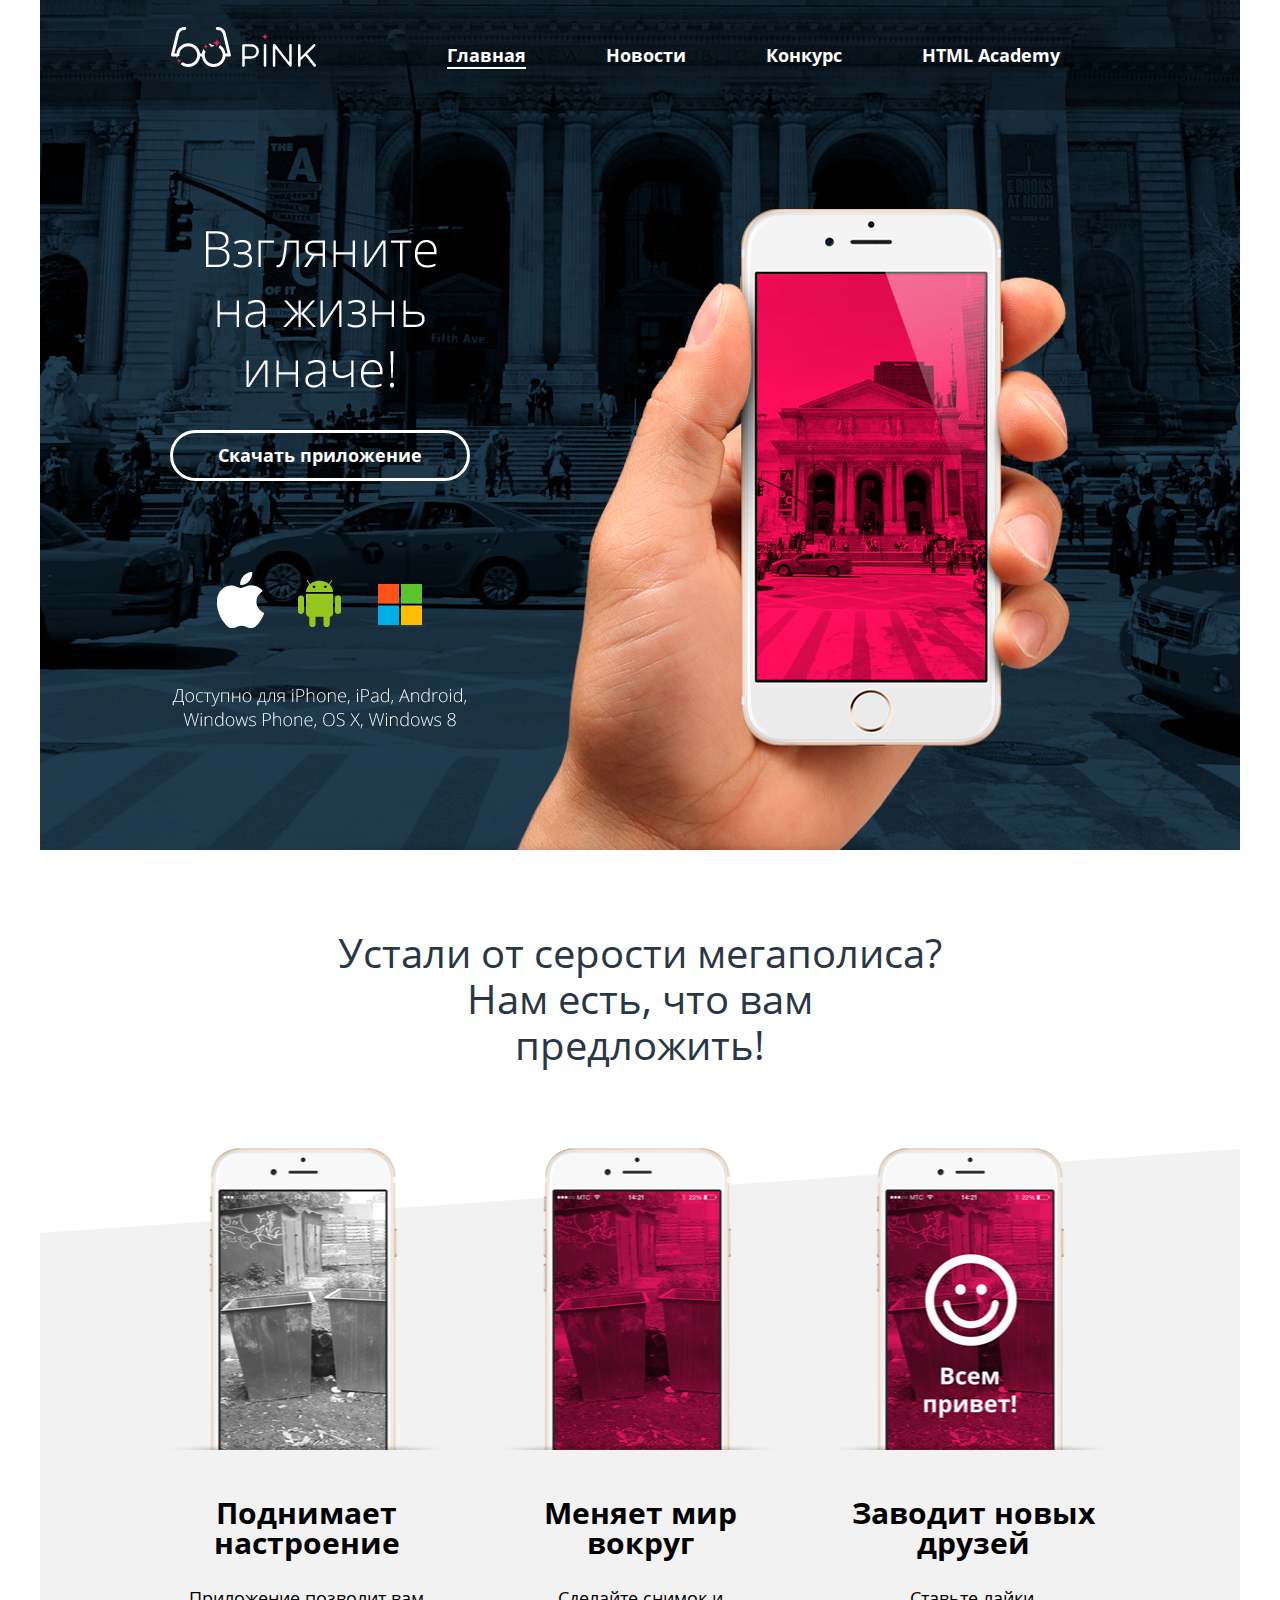
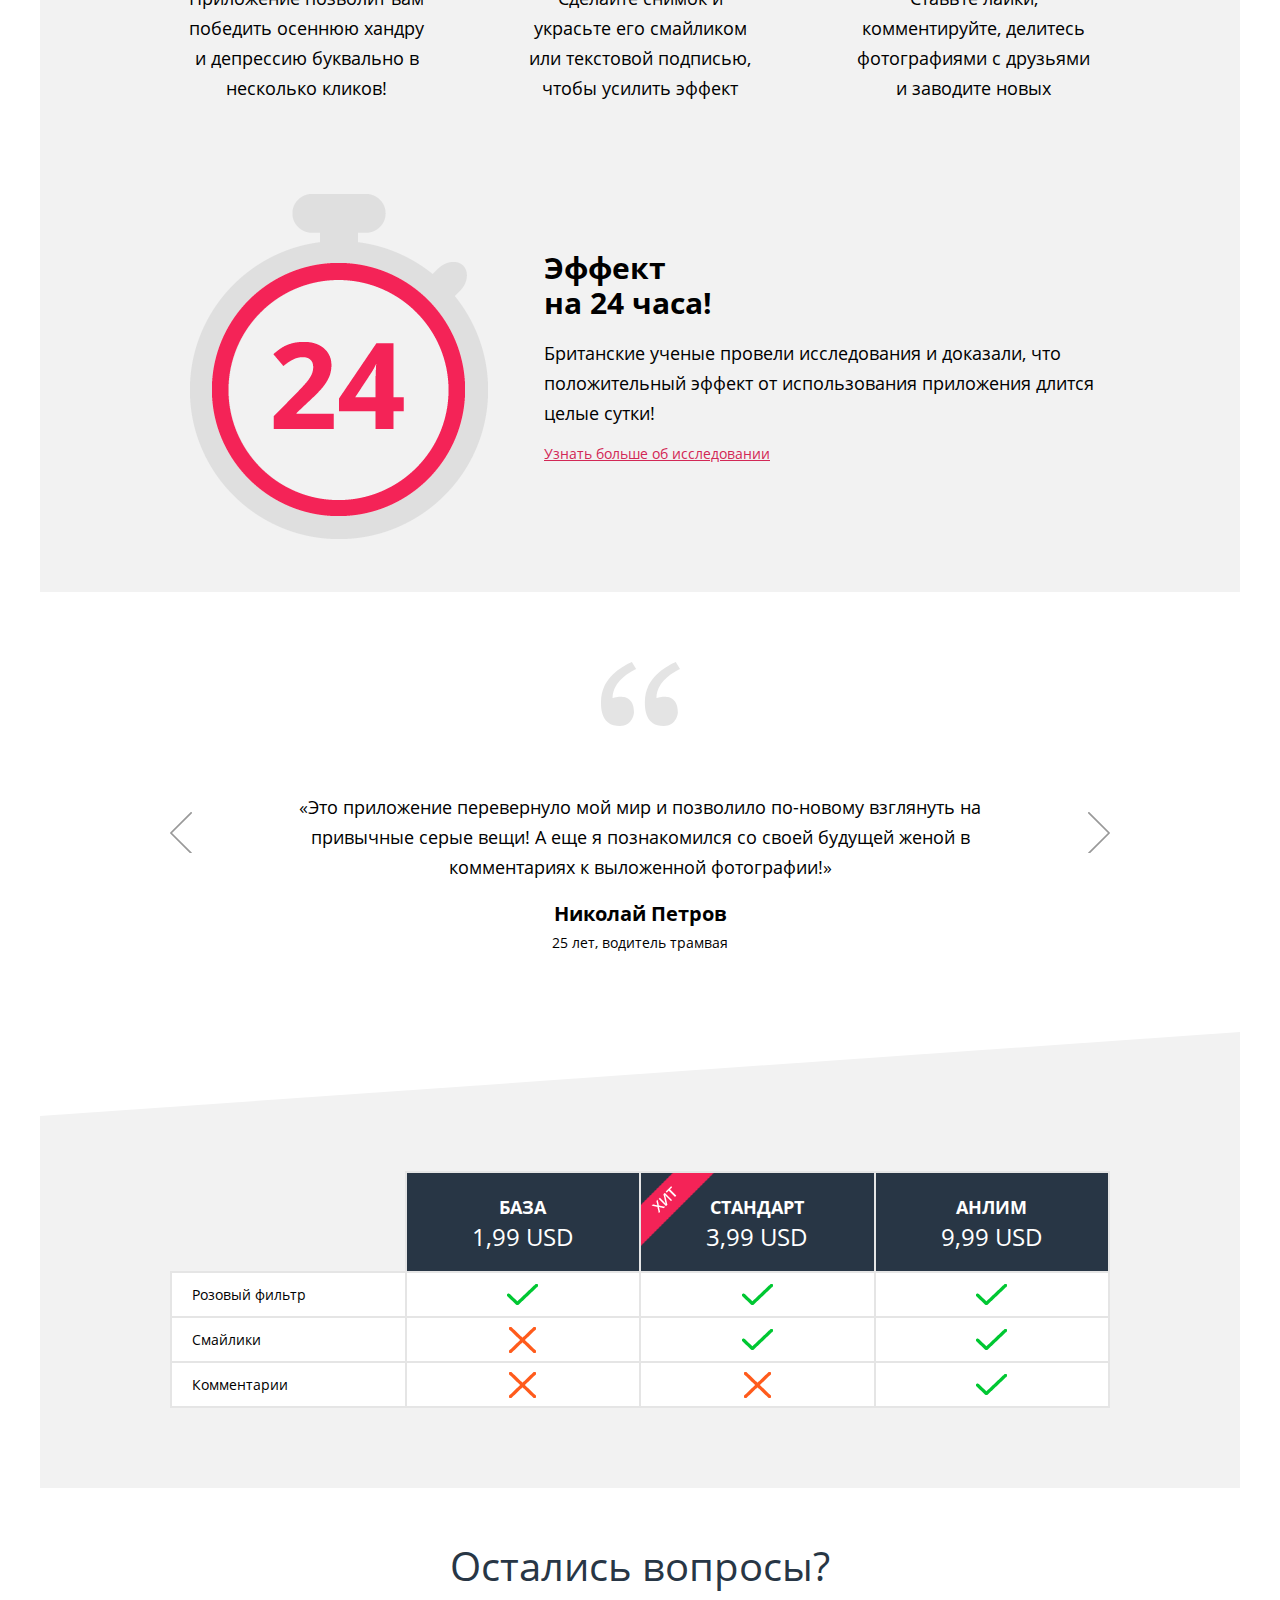
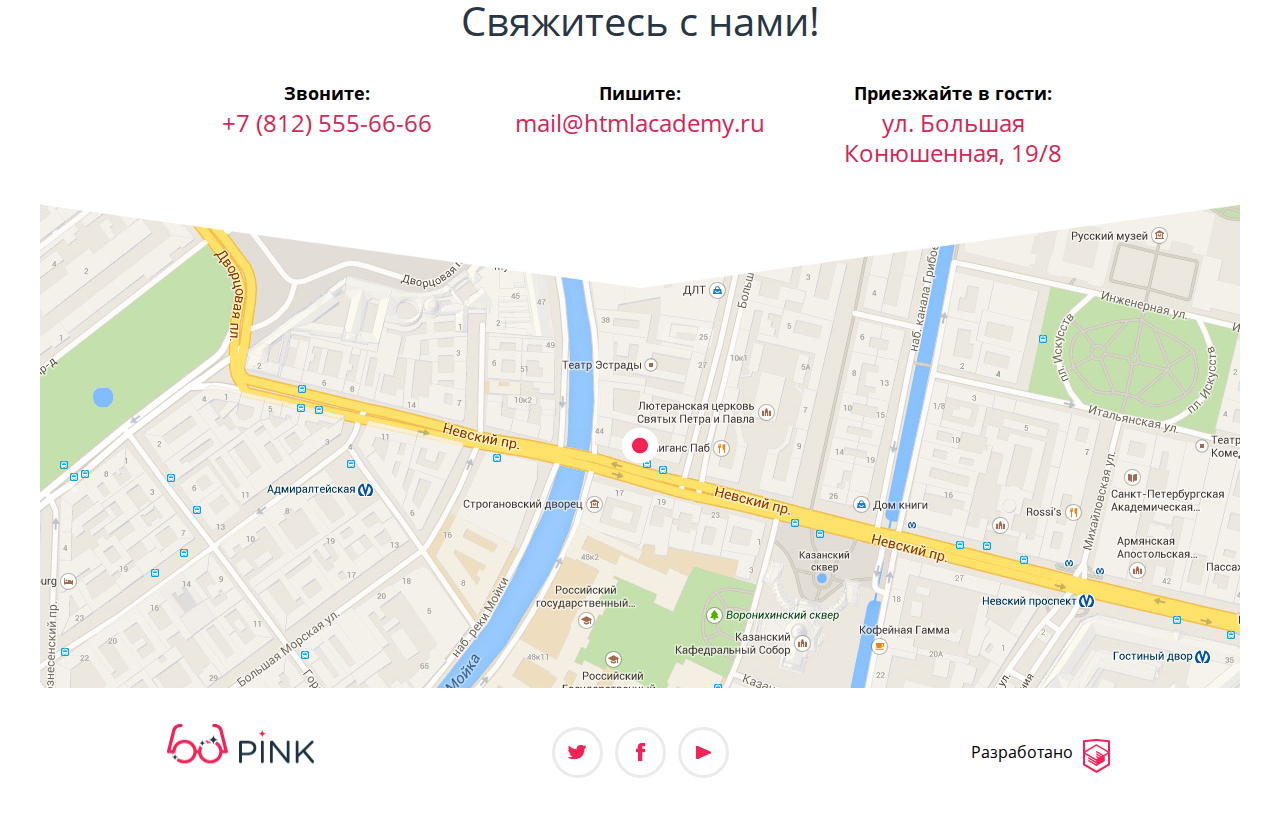
<file: pink/index.html>
<!DOCTYPE html>
<html lang="ru">

<head>
    <title>Pink</title>
    <meta name="viewport" content="width=device-width, initial-scale=1.0">
    <link rel="stylesheet" href="assets/css/normalize.css">
    <link rel="stylesheet" href="assets/css/style.css">
</head>

<body>
    <header class="main-header">
        <a class="main-header-site-link" href="#">
            <picture>
                <source media="(min-width: 1200px)" srcset="assets/img/logo-pink-white-desktop.svg">
                <source media="(min-width: 768px)" srcset="assets/img/logo-pink-white-tablet.svg">
                <img class="site-logo" src="assets/img/logo-pink-white-mobile.svg" width="75" height="22">
            </picture>
        </a>
        <input type="checkbox" class="main-nav-opener-checkbox" id="main-nav-opener-checkbox">
        <label class="main-nav-opener" for="main-nav-opener-checkbox">Открыть меню</label>
        <ul class="main-nav-list">
            <li class="main-nav-item">
                <a class="main-nav-link main-nav-active-link" href="#">Главная</a>
            </li>
            <li class="main-nav-item">
                <a class="main-nav-link" href="#">Новости</a>
            </li>
            <li class="main-nav-item">
                <a class="main-nav-link" href="#">Конкурс</a>
            </li>
            <li class="main-nav-item">
                <a class="main-nav-link" href="#">HTML Academy</a>
            </li>
        </ul>
    </header>
    <main>
        <section class="application">
            <a class="application-download" href="#">Скачать приложение</a>
            <p class="application-os">Доступно для iPhone, iPad, Android, Windows Phone, OS X, Windows 8</p>
        </section>
        <section class="introduction">
            <h2>Устали от серости мегаполиса?</h2>
            <h2>Нам есть, что вам<br>предложить!</h2>
        </section>
        <section class="possibilities">
            <div class="possibility phone-screen-1">
                <h3>Поднимает настроение</h3>
                <p>Приложение позволит вам победить осеннюю хандру и депрессию буквально в несколько кликов!</p>
            </div>
            <div class="possibility phone-screen-2">
                <h3>Меняет мир вокруг</h3>
                <p>Сделайте снимок и украсьте его смайликом или текстовой подписью, чтобы усилить эффект</p>
            </div>
            <div class="possibility phone-screen-3">
                <h3>Заводит новых друзей</h3>
                <p>Ставьте лайки, комментируйте, делитесь фотографиями с друзьями и заводите новых</p>
            </div>
        </section>
        <section class="effect-time">
            <h3>Эффект<br>на 24 часа!</h3>
            <p>Британские ученые провели исследования и доказали, что положительный эффект от использования приложения длится целые сутки!</p>
            <a href="#">Узнать больше об исследовании</a>
        </section>
        <section class="reviews">
            <button class="review-go-left">Предыдущий</button>
            <button class="review-go-right">Следующий</button>
            <div class="review">
                <p class="review-text"><span class="review-aquo">&laquo;</span>Это приложение перевернуло мой мир и позволило по-новому взглянуть на привычные серые вещи! А еще я познакомился со своей будущей женой в комментариях к выложенной фотографии!<span class="review-aquo">&raquo;</span></p>
                <p class="review-author">Николай Петров</p>
                <p class="review-bio">25 лет, водитель трамвая</p>
            </div>
            <div class="review-selector"></div>
        </section>
        <section class="versions">
            <table class="versions-table">
                <tr>
                    <th></th>
                    <th>
                        <span class="version-name">База</span>
                        <br>
                        <span class="version-price">1,99 USD</span>
                    </th>
                    <th class="version-popular">
                        <span class="version-name">Стандарт</span>
                        <br>
                        <span class="version-price">3,99 USD</span>
                    </th>
                    <th>
                        <span class="version-name">Анлим</span>
                        <br>
                        <span class="version-price">9,99 USD</span>
                    </th>
                </tr>
                <tr>
                    <td class="version-feature-row-name">Розовый фильтр</td>
                    <td class="version-yes-sign">Розовый фильтр<span class="hidden"> - Есть</span></td>
                    <td class="version-yes-sign">Розовый фильтр<span class="hidden"> - Есть</span></td>
                    <td class="version-yes-sign">Розовый фильтр<span class="hidden"> - Есть</span></td>
                </tr>
                <tr>
                    <td class="version-feature-row-name">Смайлики</td>
                    <td class="version-no-sign">Смайлики<span class="hidden"> - Нет</span></td>
                    <td class="version-yes-sign">Смайлики<span class="hidden"> - Есть</span></td>
                    <td class="version-yes-sign">Смайлики<span class="hidden"> - Есть</span></td>
                </tr>
                <tr>
                    <td class="version-feature-row-name">Комментарии</td>
                    <td class="version-no-sign">Комментарии<span class="hidden"> - Нет</span></td>
                    <td class="version-no-sign">Комментарии<span class="hidden"> - Нет</span></td>
                    <td class="version-yes-sign">Комментарии<span class="hidden"> - Есть</span></td>
                </tr>
            </table>
            <div class="version-selector"></div>
        </section>
        <section class="contacts">
            <h2>Остались вопросы?<br>Свяжитесь с нами!</h2>
            <div class="contact">
                <div class="contact-type">Звоните:</div>
                <div class="contact-text">+7 (812) 555-66-66</div>
            </div>
            <div class="contact">
                <div class="contact-type">Пишите:</div>
                <div class="contact-text"><span class="e-mail">mail@htmlacademy.ru</span></div>
            </div>
            <div class="contact">
                <div class="contact-type">Приезжайте в гости:</div>
                <div class="contact-text">ул. Большая
                    <br>Конюшенная, 19/8</div>
            </div>
        </section>
        <section class="location-map"></section>
    </main>
    <footer class="main-footer">
        <ul class="main-footer-list">
            <li class="main-footer-item-logo">
                <a class="main-footer-site-link" href="#">
                    <picture>
                        <source media="(min-width: 1200px)" srcset="assets/img/footer-logo.png">
                        <img class="footer-logo" src="assets/img/footer-logo-tablet.png" width="145" height="56">
                    </picture>
                </a>
            </li>
            <li class="main-footer-item-social">
                <a class="social-btn social-btn-twitter" href="#" title="Twitter">Twitter</a>
                <a class="social-btn social-btn-facebook" href="#" title="Facebook">Facebook</a>
                <a class="social-btn social-btn-youtube" href="#" title="Youtube">Youtube</a>
            </li>
            <li class="main-footer-item-copyright">
                Разработано <a href="https://htmlacademy.ru">HTML Academy</a>
            </li>
        </ul>
    </footer>
</body>

</html>
</file>
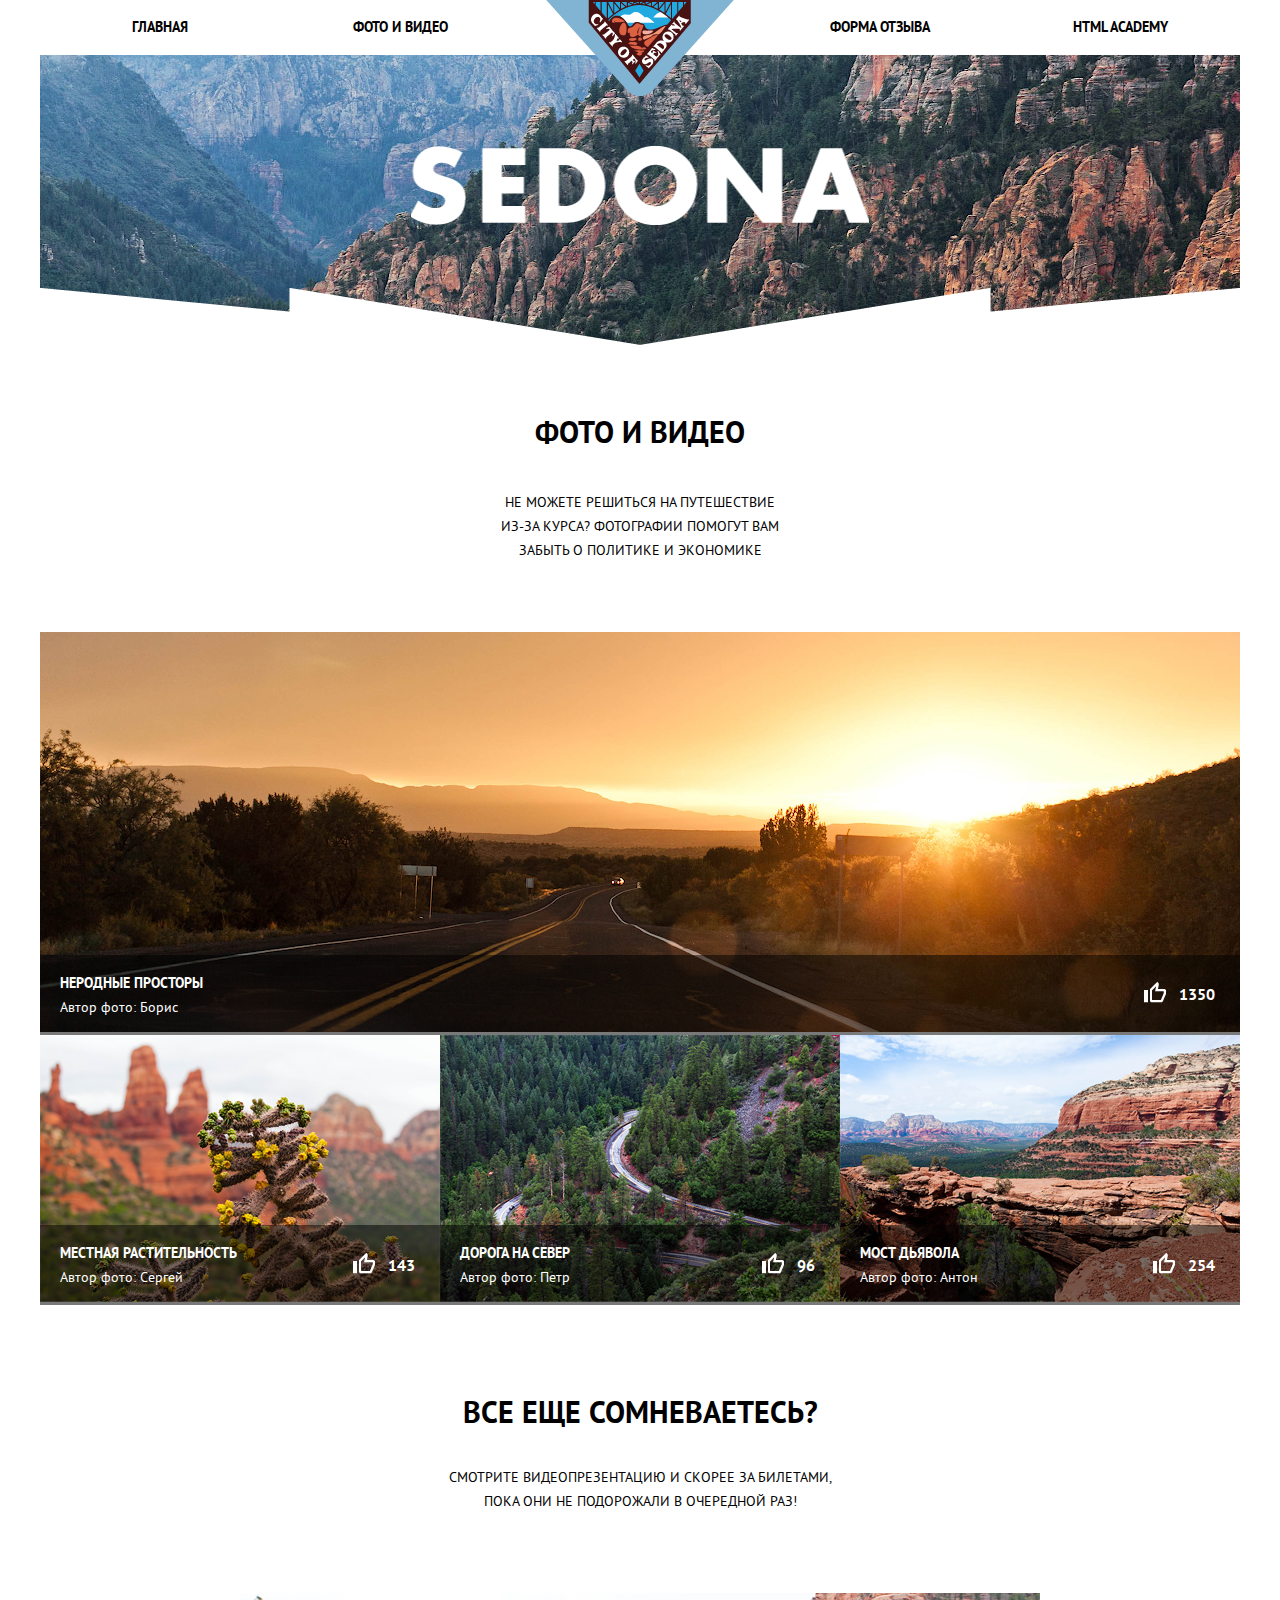
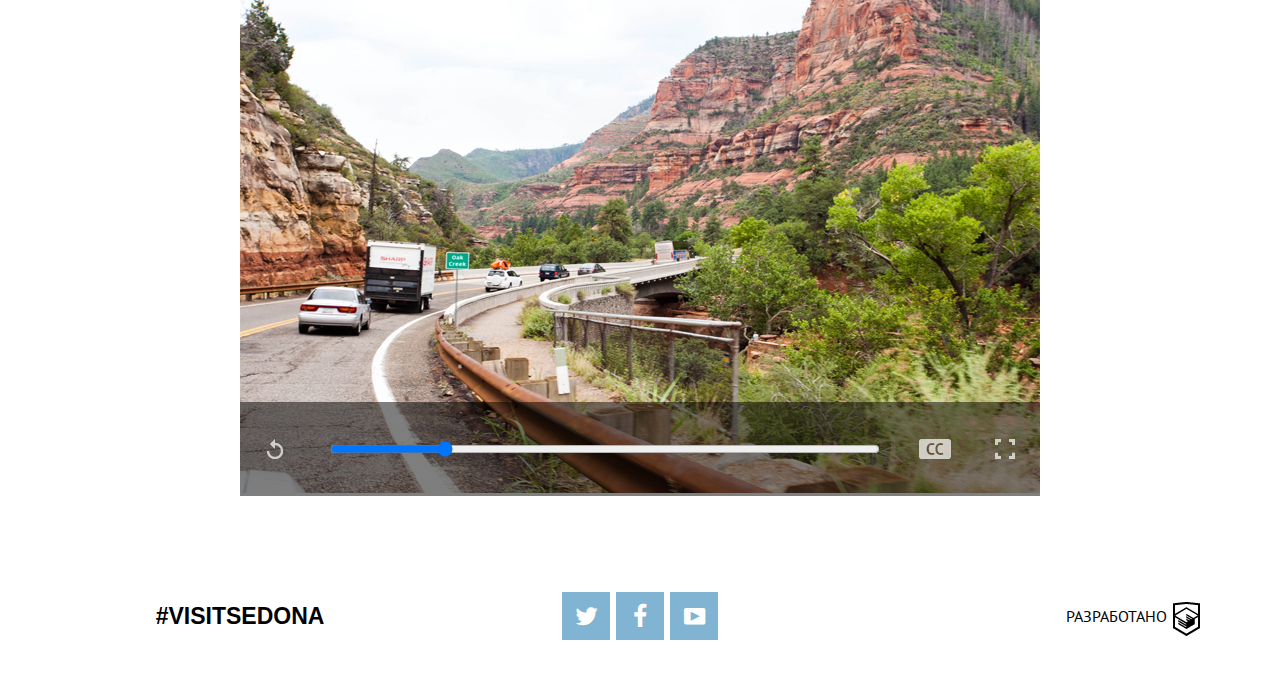
<file: sedona-adaptive/index.html>
<!DOCTYPE html>
<html lang="ru">

<head>
    <title>Седона</title>
    <link rel="stylesheet" href="assets/css/normalize.css">
    <link rel="stylesheet" href="assets/css/style.css">
    <meta name="viewport" content="width=device-width, initial-scale=1.0">
</head>

<body>
    <header class="page-header">
        <h1 class="page-header__h1">Sedona</h1>
        <div class="page-header__container">
            <a class="main-site-link" href="#">
                <picture>
                    <source media="(min-width: 1200px)" srcset="assets/img/logotype-desktop.png">
                    <img class="site-logo" src="assets/img/logotype-mobile.png" alt="SEDONA.COM">
                </picture>
            </a>
            <button class="main-nav-opener"></button>
            <nav class="main-nav">
                <ul class="main-nav__list">
                    <li class="main-nav__item">
                        <button class="main-nav-closer"></button>
                        <a class="main-nav__link" href="#">Главная</a>
                    </li>
                    <li class="main-nav__item"><a class="main-nav__link" href="#">Фото и видео</a></li>
                    <li class="main-nav__item"><a class="main-nav__link" href="#">Форма отзыва</a></li>
                    <li class="main-nav__item"><a class="main-nav__link" href="#">HTML Academy</a></li>
                </ul>
            </nav>
        </div>
    </header>
    <main class="page-container">
        <section class="introduction">
            <h2>Фото и видео</h2>
            <p>Не можете решиться на путешествие из-за курса? Фотографии помогут вам забыть о политике и экономике</p>
        </section>
        <section class="photographs-section">
            <div class="photo-post photo-post--big">
                <picture>
                    <source media="(min-width: 1200px)" srcset="assets/img/photo-1-desktop.jpg">
                    <source media="(min-width: 768px)" srcset="assets/img/photo-1-tablet.jpg">
                    <img class="photo-post__img" src="assets/img/photo-1-mobile.jpg" alt="SEDONA.COM">
                </picture>
                <div class="photo-post__info">
                    <div class="photo-post__description">
                        <h3 class="photo-post__title">Неродные просторы</h3>
                        <p class="photo-post__author">Автор фото: Борис</p>
                    </div>
                    <p class="photo-post__likes">1350<span class="hidden"> лайков</span></p>
                </div>
            </div>
            <div class="photo-post">
                <picture>
                    <source media="(min-width: 1200px)" srcset="assets/img/photo-2-desktop.jpg">
                    <source media="(min-width: 768px)" srcset="assets/img/photo-2-tablet.jpg">
                    <img class="photo-post__img" src="assets/img/photo-2-mobile.jpg" alt="SEDONA.COM">
                </picture>
                <div class="photo-post__info">
                    <div class="photo-post__description">
                        <h3 class="photo-post__title">Местная растительность</h3>
                        <p class="photo-post__author">Автор фото: Сергей</p>
                    </div>
                    <p class="photo-post__likes">143<span class="hidden"> лайков</span></p>
                </div>
            </div>
            <div class="photo-post">
                <picture>
                    <source media="(min-width: 1200px)" srcset="assets/img/photo-3-desktop.jpg">
                    <source media="(min-width: 768px)" srcset="assets/img/photo-3-tablet.jpg">
                    <img class="photo-post__img" src="assets/img/photo-3-mobile.jpg" alt="SEDONA.COM">
                </picture>
                <div class="photo-post__info">
                    <div class="photo-post__description">
                        <h3 class="photo-post__title">Дорога на север</h3>
                        <p class="photo-post__author">Автор фото: Петр</p>
                    </div>
                    <p class="photo-post__likes">96<span class="hidden"> лайков</span></p>
                </div>
            </div>
            <div class="photo-post">
                <picture>
                    <source media="(min-width: 1200px)" srcset="assets/img/photo-4-desktop.jpg">
                    <source media="(min-width: 768px)" srcset="assets/img/photo-4-tablet.jpg">
                    <img class="photo-post__img" src="assets/img/photo-4-mobile.jpg" alt="SEDONA.COM">
                </picture>
                <div class="photo-post__info">
                    <div class="photo-post__description">
                        <h3 class="photo-post__title">Мост дьявола</h3>
                        <p class="photo-post__author">Автор фото: Антон</p>
                    </div>
                    <p class="photo-post__likes">254<span class="hidden"> лайков</span></p>
                </div>
            </div>
        </section>
        <section class="video-section">
            <h2>Все еще сомневаетесь?</h2>
            <p>Смотрите видеопрезентацию и скорее за билетами, пока они не подорожали в очередной раз!</p>
            <div class="video-panel">
                <picture>
                    <source media="(min-width: 1200px)" srcset="assets/img/video-desktop.jpg">
                    <source media="(min-width: 768px)" srcset="assets/img/video-tablet.jpg">
                    <img class="video-panel__video" src="assets/img/video.jpg" alt="SEDONA.COM">
                </picture>
                <div class="video-panel__controller">
                    <button class="video-panel__button video-panel__replay">Сначала</button>
                    <div class="video-panel__scroller">
                        <input type="range" min="0" max="100" value="20">
                    </div>
                    <button class="video-panel__button video-panel__subtitles">Субтитры</button>
                    <button class="video-panel__button video-panel__fullscreen">Полный экран</button>
                </div>
            </div>
        </section>
    </main>
    <footer class="page-footer">
        <ul class="page-footer__list">
            <li class="page-footer__item">
                <a class="hashtag-visitsedona" href="https://www.google.ru/search?q=%23VISITSEDONA">#VISITSEDONA</a>
            </li>
            <li class="page-footer__item social-links">
                <ul class="social-links__list">
                    <li class="social-links__item">
                        <a class="social-links__link" href="https://twitter.com" title="Наш твиттер"><i class="icon-twitter">Наш твиттер</i></a>
                    </li>
                    <li class="social-links__item">
                        <a class="social-links__link" href="https://facebook.com" title="Наш фейсбук"><i class="icon-facebook">Наш фейсбук</i></a>
                    </li>
                    <li class="social-links__item">
                        <a class="social-links__link" href="https://youtube.com" title="Наш ютуб"><i class="icon-youtube">Наш ютуб</i></a>
                    </li>
                </ul>
            </li>
            <li class="page-footer__item page-footer__htmlacademy-item">
                <p>Разработано</p>
                <a class="link-htmlacademy" href="https://htmlacademy.ru" title="HTMLAcademy"></a>
            </li>
        </ul>
    </footer>
    <script src="assets/js/libs/jquery-3.1.1.js"></script>
    <script src="assets/js/js.js"></script>
</body>

</html>
</file>
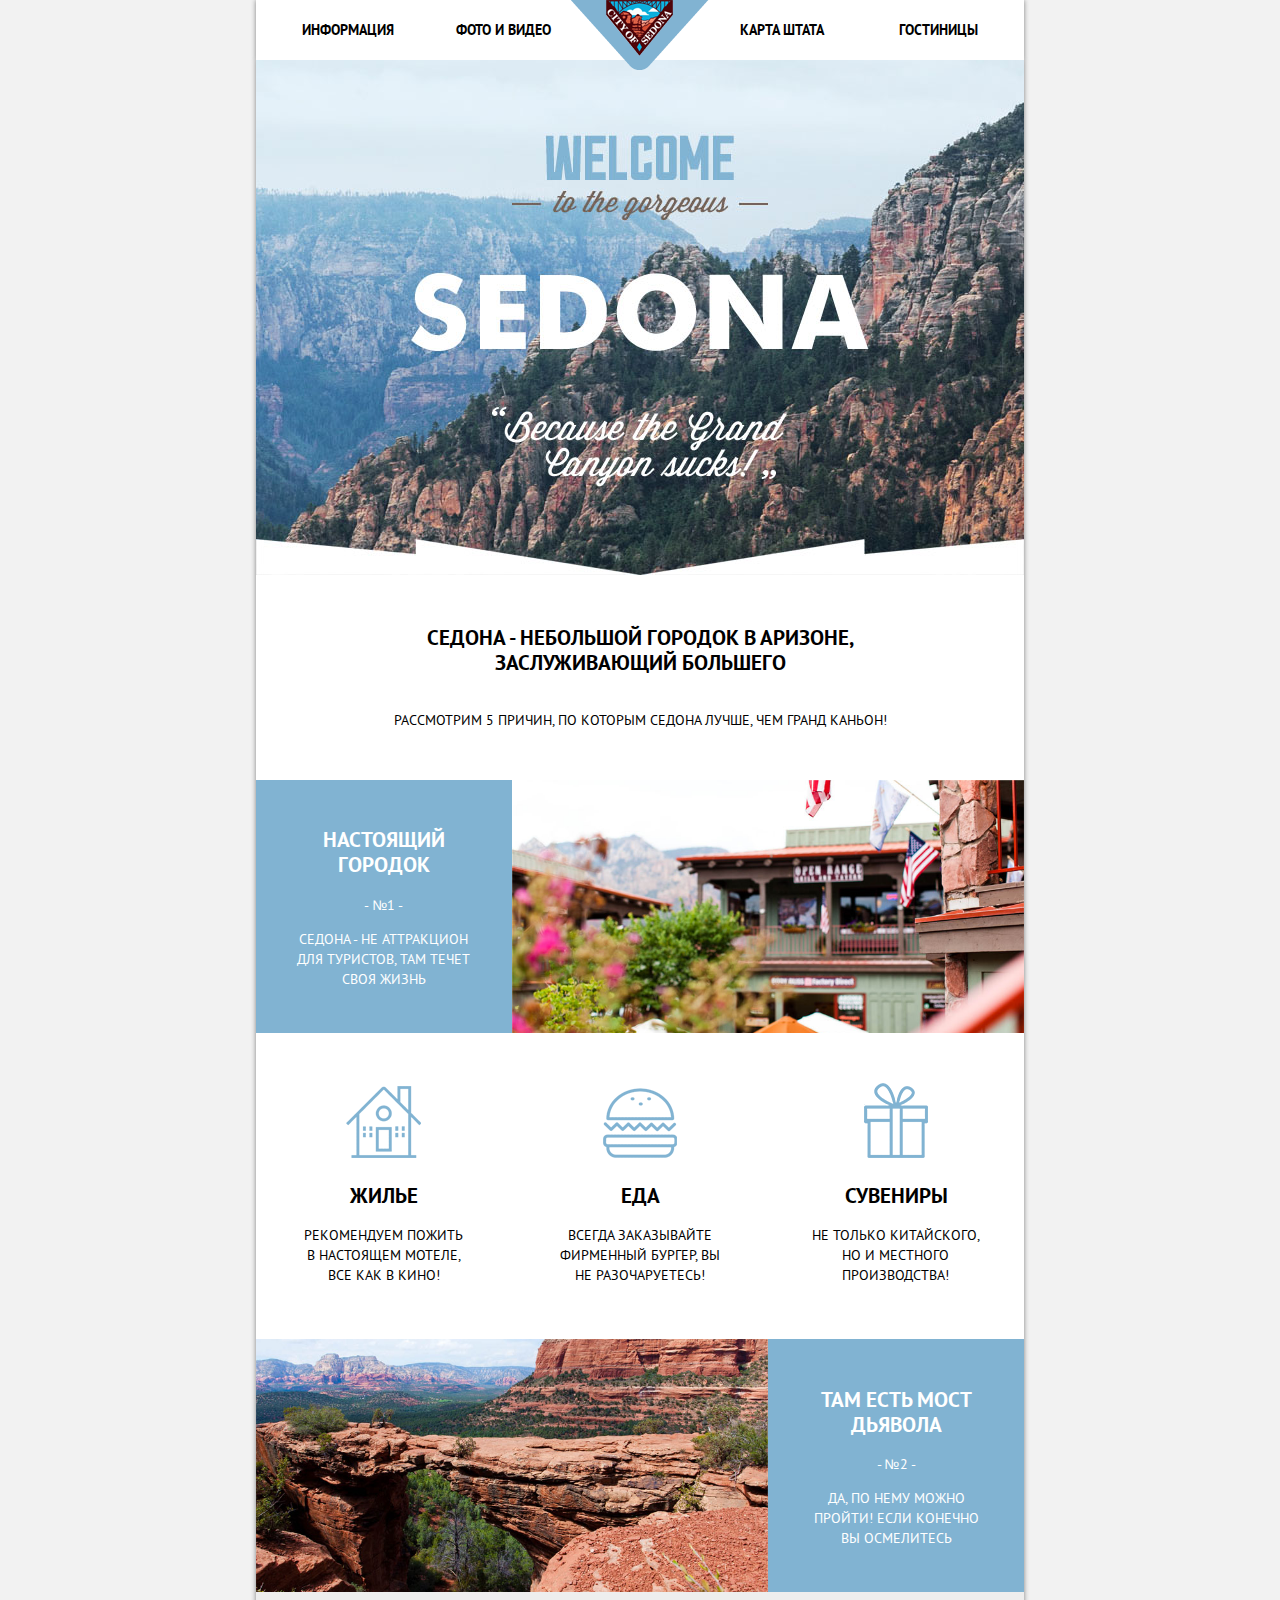
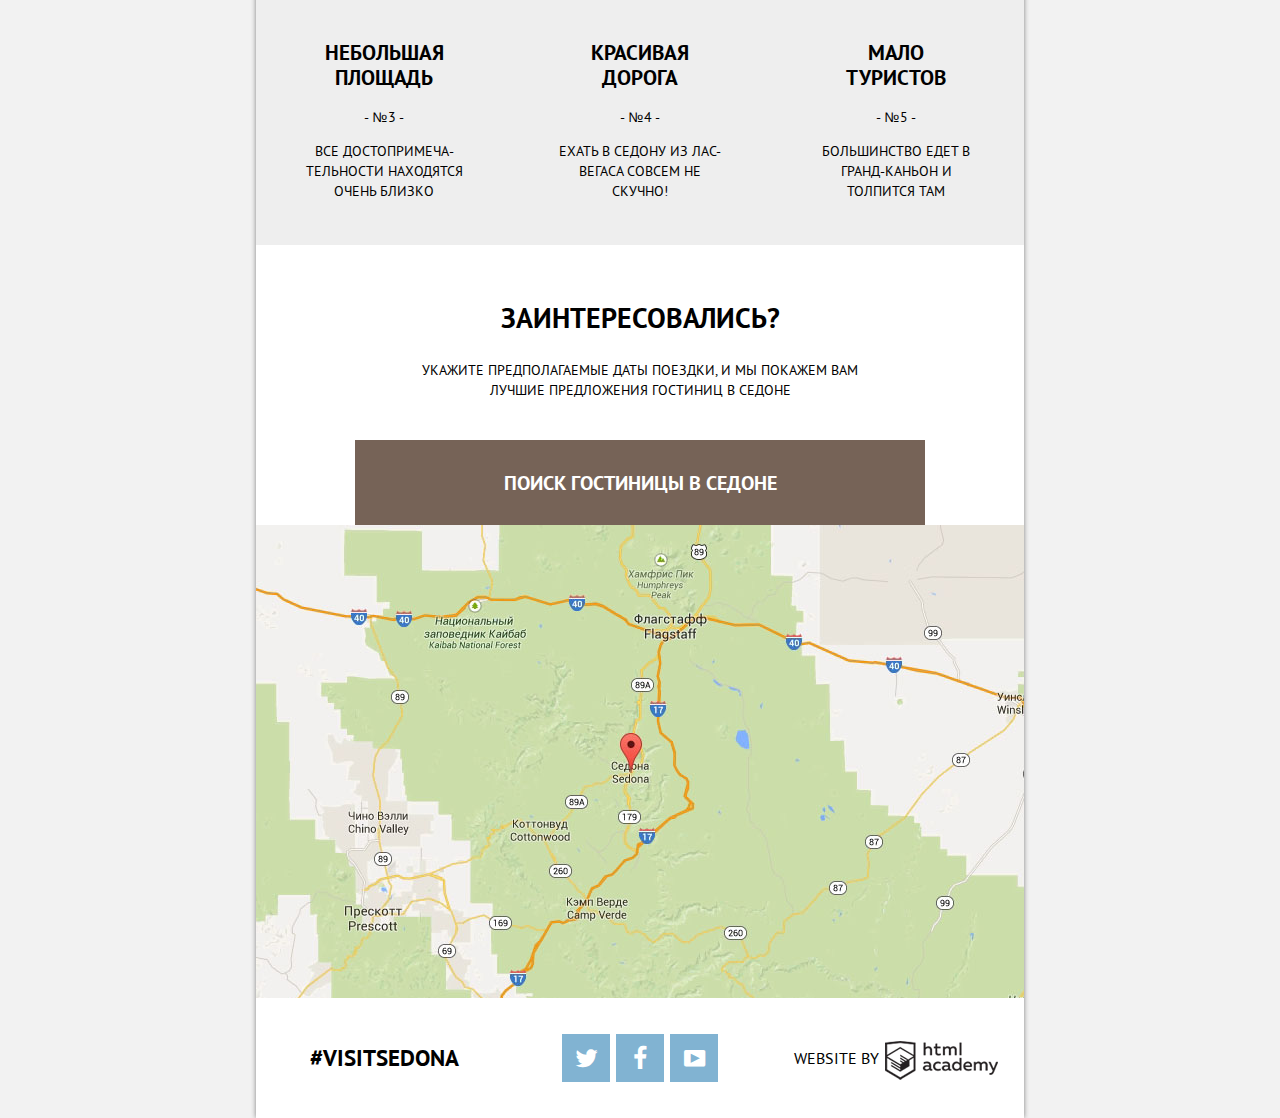
<file: sedona/index.html>
<!DOCTYPE html>
<html lang="ru">

<head>
    <title>Седона</title>
    <link rel="stylesheet" href="styles/normalize.css">
    <link rel="stylesheet" href="styles/style.css">
</head>

<body>
    <header class="page-header">
        <a class="sedona-link" href="#"><img src="styles/images/header-logo.png" alt="SEDONA.COM" width="138" height="70"></a>
        <nav class="main-nav">
            <ul>
                <li><a href="#">Информация</a></li>
                <li><a href="#">Фото и видео</a></li>
                <li><a href="#">Карта штата</a></li>
                <li><a href="#">Гостиницы</a></li>
            </ul>
        </nav>
    </header>
    <main class="page-container clearfix">
        <div class="advantages">
            <div class="advantages-intro">
                <h2>Седона - небольшой городок в Аризоне, заслуживающий большего</h2>
                <p>Рассмотрим 5 причин, по которым Седона лучше, чем Гранд Каньон!</p>
            </div>
            <div class="advantage-with-background-container advantage-real-city-container">
                <div class="advantage advantage-blue-background">
                    <h2 class="advantage-title">Настоящий городок</h2>
                    <p class="advantage-number">- №1 -</p>
                    <p class="advantage-description">Седона - не аттракцион для туристов, там течет своя жизнь
                </div>
            </div>
            <ul class="features">
                <li class="feature-icon feature-icon-house">
                    <h2 class="feature-name">Жилье</h2>
                    <p class="feature-description">Рекомендуем пожить в настоящем мотеле, все как в кино!</p>
                </li>
                <li class="feature-icon feature-icon-gift">
                    <h2 class="feature-name">Еда</h2>
                    <p class="feature-description">Всегда заказывайте фирменный бургер, вы не разочаруетесь!</p>
                </li>
                <li class="feature-icon feature-icon-burger">
                    <h2 class="feature-name">Сувениры</h2>
                    <p class="feature-description">Не только китайского, но и местного производства!</p>
                </li>
            </ul>
            <div class="advantage-with-background-container advantage-devils-bridge-container">
                <div class="advantage advantage-blue-background">
                    <h2 class="advantage-title">Там есть мост дьявола</h2>
                    <p class="advantage-number">- №2 -</p>
                    <p class="advantage-description">Да, по нему можно пройти! Если конечно вы осмелитесь</p>
                </div>
            </div>
            <div class="advantage advantage-grey-background">
                <h2 class="advantage-title">Небольшая площадь</h2>
                <p class="advantage-number">- №3 -</p>
                <p class="advantage-description">Все достопримеча&shy;тельности находятся очень близко</p>
            </div>
            <div class="advantage advantage-grey-background">
                <h2 class="advantage-title">Красивая дорога</h2>
                <p class="advantage-number">- №4 -</p>
                <p class="advantage-description">Ехать в Седону из Лас-Вегаса совсем не скучно!</p>
            </div>
            <div class="advantage advantage-grey-background">
                <h2 class="advantage-title">Мало туристов</h2>
                <p class="advantage-number">- №5 -</p>
                <p class="advantage-description">Большинство едет в Гранд-Каньон и толпится там</p>
            </div>
        </div>
        <div class="search-hotel">
            <h2>Заинтересовались?</h2>
            <p>Укажите предполагаемые даты поездки, и мы покажем вам лучшие предложения гостиниц в Седоне</p>
            <a class="search-hotel-link" id="search-hotel-link" href="hotels.html">Поиск гостиницы в Седоне</a>
            <form class="search-hotel-form" id="search-hotel-form" method="post" action="hotels.html">
                <div class="search-hotel-date-field icon-calendar">
                    <label for="search-hotel-check-in">Дата заезда:</label>
                    <input id="search-hotel-check-in" name="date-in" type="text">
                </div>
                <div class="search-hotel-date-field icon-calendar">
                    <label for="search-hotel-check-out">Дата выезда:</label>
                    <input id="search-hotel-check-out" name="date-out" type="text">
                </div>
                <div class="search-hotel-quantity-field">
                    <label for="adults">Взрослые:</label>
                    <div class="search-hotel-minus-button icon-minus" id="minus-adult"></div>
                    <input id="adults" name="adults-quantity" type="text" value="1" disabled>
                    <div class="search-hotel-plus-button icon-plus" id="plus-adult"></div>
                </div>
                <div class="search-hotel-quantity-field">
                    <label for="children">Дети:</label>
                    <div class="search-hotel-minus-button icon-minus" id="minus-child"></div>
                    <input id="children" name="children-quantity" type="text" value="0" disabled>
                    <div class="search-hotel-plus-button icon-plus" id="plus-child"></div>
                </div>
                <input class="search-hotel-submit" type="submit" value="Найти">
            </form>
        </div>
    </main>
    <footer class="page-footer">
        <ul>
            <li>
                <a class="hashtag-visitsedona" href="https://www.google.ru/search?q=%23VISITSEDONA">#VISITSEDONA</a>
            </li>
            <li>
                <ul class="social-links">
                    <li>
                        <a href="https://twitter.com" title="Наш твиттер"><i class="icon-twitter">Наш твиттер</i></a>
                    </li>
                    <li>
                        <a href="https://facebook.com" title="Наш фейсбук"><i class="icon-facebook">Наш фейсбук</i></a>
                    </li>
                    <li>
                        <a href="https://youtube.com" title="Наш ютуб"><i class="icon-youtube"></i>Наш ютуб</a>
                    </li>
                </ul>
            </li>
            <li>
                <p>Website by</p>
                <a class="link-htmlacademy" href="https://htmlacademy.ru" title="HTMLAcademy"></a>
            </li>
        </ul>
    </footer>
    <script src="js/libs/jquery-3.1.1.js"></script>
    <script src="js/script.js"></script>
</body>

</html>
</file>
<file: pink/assets/css/style.css>
@font-face {
    font-family: "OpenSans";
    src: url('../fonts/OpenSans-Regular.ttf');
    font-weight: normal;
}

@font-face {
    font-family: "OpenSans";
    src: url('../fonts/OpenSans-Bold.ttf');
    font-weight: bold;
}

body {
    position: relative;
    min-width: 320px;
    padding: 0;
    margin: 0;
    font-family: "OpenSans";
}

.main-header {
    position: relative;
    z-index: 100;
    display: flex;
    width: 320px;
    min-height: 65px;
    margin: 0 auto;
    background-image: url(../img/header-layer.png);
    background-size: auto 100%;
}

.main-header-site-link {
    position: absolute;
    top: 21px;
    left: 20px;
    width: 75px;
    height: 22px;
    font-size: 0;
}

.main-nav-list {
    display: none;
    flex-flow: column;
    width: 100%;
    margin-top: 65px;
    margin-bottom: 0;
    padding: 0;
}

.main-nav-item {
    display: flex;
    text-align: center;
    justify-content: center;
    line-height: 60px;
    width: 100%;
    border-top: 2px solid #485461;
    border-bottom: 2px solid #000000;
    background-color: #283645;
}

.main-nav-link {
    width: 100%;
    line-height: 60px;
    text-decoration: none;
    text-transform: uppercase;
    font-family: "OpenSans";
    font-weight: bold;
    color: white;
    font-size: 18px;
}

.main-nav-opener {
    position: absolute;
    z-index: -1;
    height: 65px;
    width: 100%;
    font-size: 0;
    background-image: url(../img/menu-burger.png);
    background-color: transparent;
    background-repeat: no-repeat;
    background-position: center right 20px;
    cursor: pointer;
}

.main-nav-opener:hover {
    background-image: url(../img/menu-burger-hover.png);
}

.main-nav-opener:active {
    background-image: url(../img/menu-burger-active.png);
}

.main-nav-opener-checkbox {
    position: absolute;
    top: -9999px;
    left: -9999px;
}

.main-nav-opener-checkbox:checked ~ .main-nav-list {
    display: block;
}

.main-nav-opener-checkbox:checked ~ .main-nav-opener {
    background-color: #283645;
    background-image: url(../img/menu-cross.png);
}

.main-nav-opener-checkbox:checked:hover ~ .main-nav-opener {
    background-color: #283645;
    background-image: url(../img/menu-cross-hover.png);
}

.main-nav-opener-checkbox:checked:active ~ .main-nav-opener {
    background-color: #283645;
    background-image: url(../img/menu-cross-active.png);
}

.main-nav-link:hover {
    color: #bb2a54;
}

.main-nav-link:active {
    color: #6a757f;
}

main {
    position: relative;
    width: 320px;
    margin: 0 auto;
    padding-top: 460px;
    background-repeat: no-repeat;
}

.application {
    position: absolute;
    top: -65px;
    padding-top: 500px;
    padding-left: 20px;
    padding-right: 20px;
    background: url(../img/bg-back-mobile@2x.jpg);
    background-color: #283645;
    background-repeat: no-repeat;
    background-size: auto 500px;
    background-position: center bottom 270px;
}

.application-download {
    padding: 12px 36px;
    color: white;
    text-decoration: none;
    font-family: "OpenSans";
    font-weight: bold;
    font-size: 18px;
    border: 3px solid white;
    border-radius: 100px;
    word-wrap: normal;
    white-space: nowrap;
}

.application-download:hover {
    color: #d22856;
    background-color: white;
}

.application-download:active {
    color: #f1becc;
    background-color: white;
}

.application-os {
    padding-top: 130px;
    padding-bottom: 35px;
    margin: 0;
    background-image: url(../img/os-logo.png);
    background-repeat: no-repeat;
    background-position: center 50px;
    color: white;
    text-align: center;
    font-size: 14px;
    line-height: 25px;
}

.possibilities {
    position: relative;
    display: flex;
    justify-content: center;
    flex-flow: row wrap;
    padding-bottom: 350px;
    padding-top: 80px;
    background-image: url(../img/iphone-screen-mobile@2x.png);
    background-repeat: no-repeat;
    background-position: center bottom -100px;
    background-size: 66%;
    background-color: #f2f2f2;
}

.possibilities:before {
    content: '';
    height: 30px;
    position: absolute;
    top: 0;
    left: 0;
    right: 0;
    transform: skewY(-4deg);
    transform-origin: 0;
    z-index: 1;
    background-color: white;
}

.introduction {
    display: flex;
    justify-content: center;
    flex-flow: row wrap;
    margin-top: 234px;
    padding-bottom: 30px;
    padding-top: 30px;
    background-repeat: no-repeat;
    background-position: bottom;
    background-size: 210px 320px;
    background-position: bottom;
    background-size: 100%;
    background-color: white;
}

.introduction h2 {
    margin: 0 50px;
    margin-bottom: 30px;
    font-size: 24px;
    font-weight: normal;
    color: #283645;
    text-align: center;
}

.review-go-left,
.review-go-right {
    display: none;
    font-size: 0;
}

.possibility {
    position: relative;
    padding: 0 20px;
    text-align: center;
}

.possibility h3 {
    margin-top: 10px;
    margin-bottom: -5px;
    font-size: 18px;
    font-family: "OpenSans";
    font-weight: bold;
    line-height: 24px;
}

.possibility p {
    font-size: 14px;
    line-height: 24px;
}

.effect-time {
    display: none;
}

.reviews {
    position: relative;
    padding-left: 20px;
    padding-right: 20px;
    padding-bottom: 50px;
    padding-top: 50px;
}

.review {
    display: flex;
    flex-flow: column;
    text-align: center;
    font-size: 14px;
}

.review-text {
    order: 2;
    width: 100%;
    margin: 0 auto;
    margin-top: 30px;
    font-size: 14px;
    line-height: 30px;
}

.review-author {
    order: 1;
    margin: 0;
    font-size: 24px;
    font-family: "OpenSans";
    font-weight: bold;
}

.review-bio {
    display: none;
    margin-top: 5px;
    margin-bottom: 0;
}

.review-selector {
    height: 6px;
    margin-top: 40px;
    background-image: url(../img/triple-selector.png);
    background-repeat: no-repeat;
    background-position: center;
}

.versions {
    position: relative;
    padding-left: 20px;
    padding-right: 20px;
    padding-top: 90px;
    padding-bottom: 50px;
    background-color: #f2f2f2;
    overflow: hidden;
}

.versions:before {
    content: '';
    height: 30px;
    position: absolute;
    top: 0;
    left: 0;
    right: 0;
    transform: skewY(-4deg);
    transform-origin: 0;
    z-index: 1;
    background-color: white;
}

.versions-table {
    width: 300%;
    overflow: hidden;
    border-collapse: collapse;
    table-layout: fixed;
    transform: translateX(-33.3%);
}

.hidden {
    display: none;
}

.versions-table tr {
    width: 100%;
}

.versions-table td,
.versions-table th {
    align-items: center;
    height: 45px;
    width: 25%;
    padding-left: 20px;
    box-sizing: border-box;
    border-collapse: collapse;
    border: 2px solid #e5e5e5;
    background-color: white;
    overflow: hidden;
}

.versions-table th {
    flex-flow: column wrap;
    justify-content: center;
    height: 100px;
    padding: 0;
    background-color: #283645;
    color: white;
    box-sizing: border-box;
}

.versions-table th:first-child {
    background-color: transparent;
    border: none;
}

.versions-table th:first-child,
.version-feature-row-name {
    display: none;
}

.version-name {
    margin-bottom: 5px;
    font-size: 18px;
    font-weight: bold;
    text-transform: uppercase;
    line-height: 30px;
}

.version-price {
    font-size: 24px;
    line-height: 30px;
    font-family: "OpenSans";
    font-weight: normal;
}

.version-popular {
    background-image: url(../img/popular-banner.png);
    background-repeat: no-repeat;
}

.version-yes-sign,
.version-no-sign {
    width: 100%;
    height: 100%;
    font-size: 14px;
    background-repeat: no-repeat;
    background-position: center right 10px;
}

.version-yes-sign {
    background-image: url(../img/yes-sign.png);
}

.version-no-sign {
    background-image: url(../img/no-sign.png);
}

.version-selector {
    height: 6px;
    margin-top: 40px;
    background-image: url(../img/triple-selector.png);
    background-repeat: no-repeat;
    background-position: center;
}

.contacts {
    display: flex;
    flex-flow: column;
    justify-content: center;
    padding-left: 20px;
    padding-right: 20px;
}

.location-map {
    margin-top: 20px;
    height: 160px;
    background-image: url(../img/map-marker.png), url(../img/triangle-white-footer.png), url(../img/bg-map-mobile@2x.jpg);
    background-position: center top 70px, top, center;
    background-size: auto, 100% 30px, cover;
    background-repeat: no-repeat;
}

.contacts h2 {
    flex-basis: 100%;
    margin-top: 50px;
    margin-bottom: 10px;
    font-size: 24px;
    font-weight: normal;
    color: #283645;
    text-align: center;
    line-height: 30px;
}

.contact {
    flex-basis: 100%;
    flex-grow: 1;
    margin-top: 20px;
    text-align: center;
    line-height: 30px;
}

.contacts .contact-type {
    font-family: "OpenSans";
    font-weight: bold;
    font-size: 18px;
}

.contacts .contact-text {
    color: #d22856;
    font-size: 24px;
    line-height: 30px;
}

.e-mail {
    cursor: pointer;
}

.e-mail:hover {
    color: #283645;
    text-decoration: underline;
}

.e-mail:active {
    color: #bec2c7;
}

.main-footer {
    display: none;
}

@media(min-width: 768px) {
    .main-header {
        width: 768px;
        min-height: 110px;
    }
    .site-logo {
        top: 27px;
        left: 40px;
        width: 147px;
        height: 56px;
    }
    .main-header-site-link {
        position: absolute;
        top: 27px;
        left: 40px;
        width: 147px;
        height: 56px;
        font-size: 0;
        background-repeat: no-repeat;
    }
    .main-header-site-link:active {
        background-image: none;
        opacity: 0.3;
    }
    .main-header-site-link:active .site-logo {
        opacity: 1;
    }
    .main-nav-opener {
        height: 110px;
        background-position: center right 50px;
        cursor: pointer;
    }
    .main-nav-list {
        margin-top: 110px;
    }
    main {
        width: 768px;
    }
    .application {
        top: -110px;
        width: 100%;
        height: 800px;
        padding-left: 40px;
        padding-right: 40px;
        box-sizing: border-box;
        background: url(../img/bg-back-tablet@1x.jpg);
        background-size: cover;
    }
    .application-download {
        position: absolute;
        left: 40px;
        top: 400px;
        padding: 16px 62px;
        border-radius: 100px;
    }
    .application-os {
        display: none;
    }
    .introduction {
        margin-top: 230px;
        padding-top: 50px;
        padding-bottom: 50px;
    }
    .introduction h2 {
        margin: 0;
        font-size: 40px;
    }
    .possibilities {
        padding-bottom: 20px;
        padding-left: 50%;
        padding-right: 40px;
        background-image: none;
    }
    .possibilities:before {
        content: '';
        height: 55px;
        position: absolute;
        top: 0;
        left: 0;
        right: 0;
        transform: skewY(-4deg);
        transform-origin: 0;
        z-index: 1;
        background-color: white;
    }
    .possibilities:after {
        content: '';
        left: 0;
        top: 0;
        width: 100%;
        height: 100%;
        position: absolute;
        background-image: url(../img/iphone-screen-3-tablet@1x.png);
        background-size: auto;
        background-position: 45px top;
        background-repeat: no-repeat;
        z-index: 2;
    }
    .possibility {
        padding-left: 0;
        padding-right: 0;
        margin-right: 0;
        margin-left: 0;
        text-align: left;
    }
    .effect-time {
        position: relative;
        display: flex;
        flex-flow: column nowrap;
        padding-top: 110px;
        padding-left: 385px;
        padding-right: 40px;
        padding-bottom: 100px;
        background-image: url(../img/timer.png);
        background-repeat: no-repeat;
        background-position: 40px center;
        background-size: 238px 276px;
    }
    /*
    .effect-time:before {
        content: "24";
        position: absolute;
        left: 189px;
        top: 139px;
        text-align: center;
        width: 100px;
        height: 100px;
        padding: 40px;
        font-size: 100px;
        font-weight: bold;
        border: 20px solid pink;
        border-radius: 1000px;
        line-height: 90px;
    }
*/
    .effect-time h3 {
        margin-top: 0;
        margin-bottom: 0;
        font-size: 30px;
        font-family: "OpenSans";
        font-weight: bold;
    }
    .effect-time p {
        font-size: 14px;
        line-height: 24px;
    }
    .effect-time a {
        color: #d22856;
        font-size: 14px;
    }
    .versions-table {
        width: 100%;
        transform: none;
    }
    .versions-table th:first-child,
    .version-feature-row-name {
        display: table-cell;
    }
    .version-feature-name {
        display: none;
    }
    .versions-table td {
        background-position: center;
    }
    .versions-table td:not(:first-child) {
        font-size: 0;
    }
    .reviews {
        padding-left: 40px;
        padding-right: 40px;
        padding-bottom: 50px;
        padding-top: 50px;
    }
    .review {
        margin-top: 30px;
    }
    .review-text {
        margin: 0 auto;
        font-size: 18px;
    }
    .review-author {
        margin-top: 40px;
        font-size: 20px;
        order: 2;
    }
    .review-bio {
        display: inline;
        order: 3;
    }
    .versions {
        padding-left: 40px;
        padding-right: 40px;
        padding-top: 120px;
    }
    .versions:before {
        height: 60px;
    }
    .version-feature-row-name {
        font-size: 14px;
    }
    .contacts {
        flex-flow: row wrap;
        padding-top: 50px;
        padding-left: 40px;
        padding-right: 40px;
        padding-bottom: 0;
        background-image: url(../img/bg-map-tablet@1x.jpg);
        background-position: center bottom;
        background-image: none;
    }
    .location-map {
        margin-top: 20px;
        height: 400px;
        width: 100%;
        background-image: url(../img/map-marker.png), url(../img/triangle-white-footer.png), url(../img/bg-map-tablet@1x.jpg);
        background-position: center top 180px, top, center bottom -100px;
        background-size: auto, 100% 75px, cover;
        background-repeat: no-repeat;
    }
    .contacts h2 {
        flex-basis: 100%;
        margin-top: 0;
        margin-bottom: 0;
        font-size: 40px;
        font-weight: normal;
        color: #283645;
        text-align: center;
        line-height: normal;
    }
    .contact {
        flex-basis: 50%;
        flex-grow: 1;
        margin-top: 30px;
        text-align: center;
        line-height: 30px;
    }
    .main-footer {
        display: block;
        width: 768px;
        margin: 0 auto;
    }
    .main-footer-list {
        display: flex;
        margin: 0;
        padding: 0;
        list-style-type: none;
    }
    .main-footer-list li {
        display: flex;
        justify-content: center;
        align-items: center;
        flex-basis: 33%;
        flex-grow: 1;
        height: 128px;
    }
    .social-btn {
        position: relative;
        width: 45px;
        height: 45px;
        margin: 6px;
        font-size: 0;
        border-radius: 100px;
        border: 3px solid #e9ebec;
        background-repeat: no-repeat;
        background-position: center;
    }
    .social-btn:after {
        content: "";
        position: absolute;
        left: 0;
        right: 0;
        width: 100%;
        height: 100%;
        background-repeat: no-repeat;
        background-position: center;
    }
    .social-btn:hover {
        border-color: #283645;
    }
    .social-btn:active {
        border-color: #e9ebec;
    }
    .social-btn:active:after {
        opacity: 0.3;
    }
    .social-btn-twitter:after {
        background-image: url(../img/twitter-logo.png);
    }
    .social-btn-facebook:after {
        background-image: url(../img/facebook-logo.png);
    }
    .social-btn-youtube:after {
        background-image: url(../img/youtube-logo.png);
    }
    .main-footer-item-copyright a {
        width: 27px;
        height: 41px;
        margin-left: 10px;
        font-size: 0;
        background-image: url(../img/htmlacademy-logo.png);
    }
    .main-footer-item-copyright a:hover {
        background-position: 27px 0;
    }
    .main-footer-item-copyright a:active {
        background-image: url(../img/htmlacademy-logo.png);
        background-position: 27px 0;
        opacity: 0.3;
    }
    .main-footer-item-logo .footer-logo {
        width: 147px;
        height: 56px;
    }
    .main-footer-site-link {
        display: block;
        width: 147px;
        height: 56px;
    }
    .main-footer-site-link:hover {
        background-image: url(../img/footer-logo-tablet-all-pink.png);
        background-size: 145px 56px;
        background-repeat: no-repeat;
        background-position: center;
        background-size: 100%;
    }
    .main-footer-site-link:hover .footer-logo {
        opacity: 0;
    }
    .main-footer-site-link:active {
        background-image: none;
        opacity: 0.3;
    }
    .main-footer-site-link:active .footer-logo {
        opacity: 1;
    }
}

@media (min-resolution: 2dppi) {
    .application {
        background: url(../img/bg-back-tablet@2x.jpg);
    }
    .location-map {
        background-image: url(../img/bg-map-tablet@2x.jpg);
    }
}

@media(min-width: 1200px) {
    .main-header {
        width: 1200px;
    }
    .site-logo {
        top: 27px;
        left: 130px;
        width: 147px;
        height: 40px;
    }
    .main-header-site-link {
        position: absolute;
        top: 27px;
        left: 130px;
        width: 147px;
        height: 40px;
        font-size: 0;
        background-repeat: no-repeat;
    }
    .main-header-site-link:hover {
        background-image: none;
    }
    .main-header-site-link:hover .site-logo {
        opacity: 1;
    }
    .main-header-site-link:active {
        opacity: 1;
    }
    .main-nav-opener {
        display: none;
    }
    .main-nav-list {
        display: flex;
        align-items: center;
        flex-flow: row wrap;
        height: 110px;
        margin-top: 0;
        margin-left: 367px;
        margin-right: 130px;
    }
    .main-nav-item {
        display: inline;
        width: auto;
        padding-left: 40px;
        padding-right: 40px;
        color: white;
        background: none;
        border: none;
    }
    .main-nav-list a {
        text-transform: none;
    }
    .main-nav-active-link {
        border-bottom: 2px solid white;
    }
    .main-nav-active-link:hover {
        border-color: #bb2a54;
    }
    .main-nav-active-link:active {
        border-color: #6a757f;
    }
    main {
        width: 1200px;
    }
    .application {
        height: 850px;
        background: url(../img/bg-back-desktop@1x.jpg);
    }
    .application-download {
        position: absolute;
        left: 130px;
        top: 430px;
        padding: 12px 45px;
    }
    .introduction {
        flex-flow: column;
        margin-top: 280px;
        padding-top: 80px;
        padding-bottom: 80px;
    }
    .possibilities {
        justify-content: space-between;
        padding-left: 130px;
        padding-right: 130px;
        padding-top: 0;
        margin: 0;
    }
    .possibilities:after {
        content: none;
    }
    .possibilities:before {
        height: 85px;
    }
    .possibility {
        flex-basis: 273px;
        margin: 0;
        padding-top: 340px;
        text-align: center;
    }
    .possibility:first-of-type {
        margin: 0;
    }
    .possibility:after {
        content: "";
        position: absolute;
        left: 0;
        right: 0;
        top: 0;
        margin: 0 auto;
        width: 100%;
        height: 100%;
        background-repeat: no-repeat;
        background-position: top;
        z-index: 2;
    }
    .phone-screen-1:after {
        background-image: url(../img/iphone-screen-1-desktop@1x.png);
    }
    .phone-screen-2:after {
        background-image: url(../img/iphone-screen-2-desktop@1x.png);
    }
    .phone-screen-3:after {
        background-image: url(../img/iphone-screen-3-desktop@1x.png);
    }
    .possibility h3 {
        font-size: 30px;
        line-height: 30px;
    }
    .possibility p {
        margin-top: 30px;
        padding: 0 15px;
        font-size: 18px;
        line-height: 30px;
    }
    .effect-time {
        padding-left: 42%;
        padding-right: 130px;
        padding-bottom: 130px;
        background-position: 150px center;
        background-color: #f2f2f2;
        background-size: 298px 345px;
    }
    .effect-time p {
        font-size: 18px;
        line-height: 30px;
    }
    .reviews {
        padding-left: 130px;
        padding-right: 130px;
        padding-bottom: 80px;
        padding-top: 170px;
    }
    .reviews:before {
        content: "";
        position: absolute;
        top: 70px;
        left: 0;
        right: 0;
        margin: 0 auto;
        width: 79px;
        height: 64px;
        background-image: url(../img/icon-quotes.svg);
        background-repeat: no-repeat;
        opacity: 0.1;
    }
    .review-go-left,
    .review-go-right {
        display: block;
        position: absolute;
        top: 220px;
        width: 22px;
        height: 41px;
        font-size: 0;
        background-color: transparent;
        border: none;
        cursor: pointer;
        opacity: 0.4;
    }
    .review-go-left {
        left: 130px;
        background-image: url(../img/icon-review-arrow-left.svg);
    }
    .review-go-right {
        right: 130px;
        background-image: url(../img/icon-review-arrow-right.svg);
    }
    .review-text {
        width: 80%;
    }
    .review-author {
        margin-top: 20px;
    }
    .review-bio {
        margin-top: 10px;
    }
    .review-selector {
        display: none;
    }
    .versions {
        padding-left: 130px;
        padding-right: 130px;
        padding-top: 140px;
        padding-bottom: 80px;
        overflow: hidden;
    }
    .versions:before {
        height: 85px;
    }
    .version-selector {
        display: none;
    }
    .contacts {
        padding-left: 130px;
        padding-right: 130px;
        background-size: contain;
        background-image: none;
    }
    .location-map {
        height: 500px;
        width: 100%;
        background-image: url(../img/map-marker.png), url(../img/triangle-white-footer.png), url(../img/bg-map-desktop@1x.jpg);
        background-position: center top 240px, top, center bottom -180px;
        background-size: auto, 100% 100px, cover;
        background-repeat: no-repeat;
    }
    .contact {
        flex-basis: 33%;
        flex-grow: 1;
    }
    .main-footer {
        width: 1200px;
    }
    .main-footer-site-link:hover {
        background-image: none;
    }
    .main-footer-site-link:hover .footer-logo {
        opacity: 1;
    }
    .main-footer-site-link:active {
        opacity: 1;
    }
}

@media (min-resolution: 2dppi) {
    .application {
        background: url(../img/bg-back-desktop@2x.jpg);
    }
    .location-map {
        background-image: url(../img/bg-map-desktop@2x.jpg);
    }
    .phone-screen-1:after {
        background-image: url(../img/iphone-screen-1-desktop@2x.png);
    }
    .phone-screen-2:after {
        background-image: url(../img/iphone-screen-2-desktop@2x.png);
    }
    .phone-screen-3:after {
        background-image: url(../img/iphone-screen-3-desktop@2x.png);
    }
}
</file>
<file: sedona-adaptive/assets/css/style.css>
@font-face {
    font-weight: bold;
    font-family: "PTSans";
    src: url('../fonts/ptsansbold.woff2') format('woff2'), url('../fonts/ptsansbold.woff') format('woff');
}

@font-face {
    font-weight: normal;
    font-family: "PTSans";
    src: url('../fonts/ptsans.woff2') format('woff2'), url('../fonts/ptsans.woff') format('woff');
}

@font-face {
    font-weight: normal;
    font-style: normal;
    font-family: "symbols-sedona";
    src: url("../fonts/symbols-sedona.woff") format("woff"), url("../fonts/symbols-sedona.woff2") format("woff2");
}

.hidden {
    display: none;
}

html {
    margin: 0;
    padding: 0;
}

body {
    width: 100%;
    margin: 0;
    padding: 0;
    text-transform: uppercase;
    font-family: "PTSans", sans-serif;
    font-weight: normal;
}

.page-header {
    position: relative;
    width: 100%;
    height: 55px;
    padding-bottom: 160px;
    background-image: url(../img/header-background-desktop.jpg);
    background-repeat: no-repeat;
    background-position: center bottom;
}

.page-header__h1 {
    position: absolute;
    left: 0;
    right: 0;
    bottom: 68px;
    z-index: 1000;
    width: 229px;
    height: 39px;
    margin: 0 auto;
    background-image: url(../img/sedona-name.png);
    background-repeat: no-repeat;
    background-position: center;
    font-size: 0;
}

.page-header__container {
    position: absolute;
    background-color: white;
    height: 55px;
    width: 100%;
}

.main-site-link {
    position: absolute;
    top: 0;
    left: 0;
    right: 0;
    margin: 0 auto;
    width: 102px;
    height: 83px;
}

.main-nav {
    position: absolute;
    left: 0;
    right: 0;
    bottom: 100%;
    display: block;
}

.main-nav__list {
    display: flex;
    flex-flow: column nowrap;
    margin: 0;
    padding: 0;
}

.main-nav__item {
    display: flex;
    justify-content: center;
    align-items: center;
    width: 100%;
    height: 55px;
    color: white;
    background-color: #81b3d2;
    border-bottom: 2px solid #678fa8;
    border-top: 2px solid #9ac2db;
    cursor: pointer;
}

.main-nav__link:hover {
    background-color: #669ec0;
}

.main-nav__link:active {
    background-color: #5496bd;
}

.main-nav__link:active {
    color: #88b6d1;
}

.main-nav__item {
    position: relative;
    display: flex;
    justify-content: center;
    align-items: center;
    width: 100%;
    height: 55px;
    background-color: #81b3d2;
    border-bottom: 1px solid #678fa8;
    border-top: 1px solid #9ac2db;
}

.main-nav__link {
    width: 100%;
    height: 100%;
    color: white;
    text-decoration: none;
    font-size: 18px;
    font-weight: bold;
    line-height: 55px;
    text-align: center;
}

.main-nav__item:first-child {
    border-top: none;
}

.main-nav__item:last-child {
    border-bottom: none;
}

.main-nav-opener,
.main-nav-closer {
    position: absolute;
    top: 50%;
    right: 15px;
    display: block;
    width: 23px;
    height: 21px;
    margin-top: -11px;
    cursor: pointer;
    background-color: transparent;
    border: none;
}
.main-nav-opener {
    background-image: url(../img/icon-menu.png);
}

.main-nav-closer {
    background-image: url(../img/icon-cross.png);
}

.introduction {
    padding-top: 45px;
    padding-bottom: 35px;
    text-align: center;
    font-size: 18px;
    border-bottom: 1px solid #e5e5e5;
}

.introduction h2 {
    margin-top: 0;
    margin-bottom: 40px;
}

.introduction p {
    max-width: 280px;
    padding: 0 20px;
    margin: 0 auto;
    text-align: center;
    font-family: "PTSans", sans-serif;
    font-weight: normal;
    font-size: 14px;
    line-height: 24px;
}

.photo-post {
    position: relative;
    padding: 23px 0;
    border-bottom: 1px solid #e5e5e5;
    padding: 20px 20px;
}

.photo-post__img {
    width: 100%;
}

.photo-post__title {
    margin: 0;
    margin-top: 20px;
    margin-bottom: 8px;
    font-size: 14px;
}

.photo-post__author {
    margin-top: 0;
    margin-bottom: 12px;
    font-family: "PTSans", sans-serif;
    font-size: 14px;
    text-transform: none;
}

.photo-post__likes {
    margin-top: 0;
    margin-bottom: 0;
    min-height: 21px;
    padding-left: 35px;
    background-image: url(../img/icon-like.png);
    background-repeat: no-repeat;
    line-height: 25px;
    font-weight: bold;
}

.video-section {
    padding: 40px 0;
    text-align: center;
}

.video-section > h2 {
    font-size: 18px;
    margin: 0;
    margin-bottom: 35px;
}

.video-section > p {
    margin: 0;
    padding-left: 40px;
    padding-right: 40px;
    margin-bottom: 35px;
    font-size: 14px;
    font-family: "PTSans", sans-serif;
    font-weight: normal;
    line-height: 24px;
}

.video-panel {
    position: relative;
    display: flex;
    width: 100%;
    flex-flow: column nowrap;
}

.video-panel__video {
    width: 100%;
    height: 100%;
}

.video-panel__scroller {
    position: absolute;
    left: 20px;
    right: 20px;
    display: flex;
    bottom: 66px;
    height: 45px;
    background-color: rgba(0, 0, 0, 0.5);
}

.video-panel__scroller input {
    margin: 0 20px;
    flex-grow: 1;
}

.video-panel__controller {
    position: static;
    bottom: -66px;
    display: flex;
    height: 66px;
    margin: 0 20px;
    background-color: #f2f2f2;
    flex-basis: 100%;
}

.video-panel__button {
    height: 100%;
    width: 70px;
    font-size: 0;
    background-color: transparent;
    background-position: center;
    background-repeat: no-repeat;
    border: none;
    cursor: pointer;
    opacity: 0.7;
}

.video-panel__button:hover {
    opacity: 1;
}

.video-panel__button:active {
    opacity: 0.5;
}

.video-panel__replay {
    background-image: url(../img/replay.png);
}

.video-panel__subtitles {
    margin-left: auto;
    background-image: url(../img/subtitles.png);
}

.video-panel__fullscreen {
    background-image: url(../img/fullscreen.png);
}

.page-footer {
    margin: 0 auto;
    font-family: "PTSans", "Arial", sans-serif;
}

.page-footer__list {
    display: flex;
    flex-flow: column nowrap;
    margin: 0;
    padding: 0;
    list-style: none;
}

.page-footer__item {
    display: flex;
    flex-flow: row wrap;
    justify-content: center;
    align-items: center;
    flex-basis: 100%;
    min-height: 90px;
}

.page-footer .hashtag-visitsedona {
    font-size: 23px;
    color: black;
    text-decoration: none;
    font-family: "PTSansBold", "Arial", sans-serif;
    font-weight: bold;
}

.social-links__list {
    display: flex;
    flex-flow: row wrap;
    justify-content: center;
    margin: 0;
    padding: 0;
    list-style: none;
}

.social-links__item {
    flex-basis: 48px;
    height: 48px;
    margin: 3px;
    background-color: #81b3d2;
    line-height: 48px;
    text-align: center;
    vertical-align: middle;
    overflow: hidden;
}

.social-links__link {
    text-decoration: none;
}

.social-links i {
    display: block;
    width: 100%;
    height: 100%;
    font-size: 25px;
    color: white;
}

.social-links i:hover {
    background-color: #669ec0;
}

.social-links i:active {
    background-color: #5496bd;
    color: #88b6d1;
}

[class^="icon-"]::before,
[class*=" icon-"]::before {
    display: inline-block;
    width: 1em;
    margin-right: 0.2em;
    margin-left: 0.2em;
    font-weight: normal;
    line-height: 1em;
    font-family: "symbols-sedona";
    text-align: center;
    text-transform: none;
    text-decoration: inherit;
    font-style: normal;
    font-variant: normal;
    speak: none;
}

.icon-facebook::before {
    content: "\66";
}

.icon-twitter::before {
    content: "\74";
}

.icon-youtube::before {
    content: "\f39e";
}

.page-footer .link-htmlacademy {
    width: 27px;
    height: 34px;
    margin-left: 6px;
    margin-top: 5px;
    background-image: url(../img/htmlacademy-logo.png);
}

.page-footer .link-htmlacademy:hover {
    background-position: -27px 0;
}

.page-footer .link-htmlacademy:active {
    background-position: 0;
    opacity: 0.5;
}

@media(min-width: 768px) {
    .main-nav-closer {
        display: none;
    }
    .page-header {
        height: auto;
        padding-bottom: 0;
    }
    .page-header__h1 {
        bottom: 120px;
        width: 458px;
        height: 78px;
        background-image: url(../img/sedona-name-tablet.png);
    }
    .page-header__container {
        position: static;
        background-color: white;
        height: auto;
    }
    .main-nav {
        position: static;
        display: block;
        background-image: url(../img/header-background-desktop.jpg);
        background-repeat: no-repeat;
        background-size: 100% auto;
        background-position: center bottom;
        padding-bottom: 290px;
    }
    .main-nav__list {
        display: flex;
        flex-flow: row wrap;
        background-color: white;
    }
    .main-nav__item {
        flex-basis: 20%;
        background-color: white;
        border: none;
    }
    .main-nav__link {
        width: 100%;
        height: 100%;
        color: black;
        font-size: 14px;
        text-align: center;
        line-height: 55px;
    }
    .main-nav__item:hover {
        background-color: white;
    }
    .main-nav__item:hover .main-nav__link {
        background-color: white;
        color: #81b3d2;
    }
    .main-nav__item:active {
        background-color: white;
    }
    .main-nav__item:active .main-nav__link {
        background-color: white;
        color: #b2b2b2;
    }
    .main-nav__item:nth-child(4n-1) {
        margin-left: 20%;
    }
    .main-nav-opener {
        display: none;
    }
    .main-nav-checkbox {
        display: none;
    }
    .introduction {
        padding-top: 70px;
        padding-bottom: 70px;
        border: none;
    }
    .introduction h2 {
        width: 430px;
        margin: 0 auto 40px;
        font-size: 30px;
    }
    .introduction p {
        width: 430px;
        padding: 0 40px;
    }
    .photographs-section {
        display: flex;
        flex-flow: row wrap;
        padding: 0 60px;
    }
    .photo-post {
        flex-basis: 50%;
        padding: 0;
        border: none;
        background-color: #f2f2f2;
    }
    .photo-post__info {
        width: 100%;
        display: flex;
    }
    .photo-post--big {
        flex-basis: 100%;
    }
    .photo-post__description {
        display: flex;
        flex-flow: column nowrap;
        flex-grow: 1;
        padding-left: 20px;
        margin: 0;
    }
    .photo-post__author {
        margin-bottom: 20px;
    }
    .photo-post__likes {
        align-self: center;
        margin-left: 25px;
        margin-right: 25px;
    }
    .video-section {
        padding: 40px 60px;
        text-align: center;
    }
    .video-section > h2 {
        width: 420px;
        font-size: 30px;
        margin: 50px auto 35px;
    }
    .video-section > p {
        width: 420px;
        padding-left: 40px;
        padding-right: 40px;
        margin: 0 auto 80px;
    }
    .video-panel__scroller {
        position: static;
        left: 20px;
        right: 20px;
        display: flex;
        bottom: 66px;
        height: 100%;
        background-color: transparent;
        flex-grow: 1;
    }
    .video-panel__controller {
        position: absolute;
        bottom: 0;
        height: 94px;
        width: 100%;
        margin: 0;
        background-color: rgba(0, 0, 0, 0.5);
        flex-grow: 1;
    }
    .video-panel__replay {
        background-image: url(../img/replay-tablet.png);
    }
    .video-panel__subtitles {
        margin-left: 0;
        background-image: url(../img/subtitles-tablet.png);
    }
    .video-panel__fullscreen {
        background-image: url(../img/fullscreen-tablet.png);
    }
    .page-footer__list {
        flex-flow: row wrap;
    }
    .page-footer__item {
        flex-flow: row wrap;
        flex-basis: 33%;
        flex-grow: 1;
        min-height: 120px;
    }
}

@media(min-width: 1200px) {
    .page-header {
        width: 1200px;
        height: auto;
        padding-bottom: 0;
        margin: 0 auto;
    }
    .page-header__h1 {
        background-image: url(../img/sedona-name-desktop.png);
        height: 80px;
    }
    .page-header__container {
        background-color: white;
        height: auto;
    }
    .main-site-link {
        width: 188px;
        height: 96px;
    }
    .main-nav-opener {
        display: none;
    }
    .main-nav-checkbox {
        display: block;
    }
    .photographs-section {
        width: 1200px;
        padding: 0;
        margin: 0 auto;
    }
    .photo-post {
        flex-basis: 33%;
        flex-grow: 1;
        border: none;
    }
    .photo-post__info {
        position: absolute;
        bottom: 0;
        background-color: rgba(0, 0, 0, 0.5);
        color: white;
    }
    .photo-post--big {
        flex-basis: 100%;
    }
    .photo-post__likes {
        background-image: url(../img/icon-like-white.png);
    }
    .video-section {
        width: 800px;
        margin: 0 auto;
        padding: 90px 200px 60px;
    }
    .video-section > h2 {
        margin-top: 0;
    }
    .page-footer {
        width: 1200px;
    }
    .page-footer__htmlacademy-item {
        justify-content: flex-end;
        box-sizing: border-box;
        padding-right: 40px;
    }
}
</file>
<file: sedona/styles/style.css>
@font-face {
    font-family: "PTSansBold";
    src: url('fonts/ptsansbold.woff2') format('woff2'), url('fonts/ptsansbold.woff') format('woff');
}

@font-face {
    font-family: "PTSans";
    src: url('fonts/ptsans.woff2') format('woff2'), url('fonts/ptsans.woff') format('woff');
}

@font-face {
    font-weight: normal;
    font-style: normal;
    font-family: "symbols-sedona";
    src: url("fonts/symbols-sedona.woff") format("woff"), url("fonts/symbols-sedona.woff2") format("woff2");
}

[class^="icon-"]::before,
[class*=" icon-"]::before {
    display: inline-block;
    width: 1em;
    margin-right: 0.2em;
    margin-left: 0.2em;
    font-weight: normal;
    line-height: 1em;
    font-family: "symbols-sedona";
    text-align: center;
    text-transform: none;
    text-decoration: inherit;
    font-style: normal;
    font-variant: normal;
    speak: none;
}

.icon-facebook::before {
    content: "\66";
}


/* "f" */

.icon-twitter::before {
    content: "\74";
}


/* "t" */

.icon-up-dir::before {
    content: "\25b2";
}


/* "▲" */

.icon-down-dir::before {
    content: "\25bc";
}


/* "▼" */

.icon-star::before {
    content: "\2605";
}


/* "★" */

.icon-check-off::before {
    content: "\2610";
}


/* "☐" */

.icon-check-on::before {
    content: "\2611";
}


/* "☑" */

.icon-calendar::before {
    content: "\e800";
}


/* "" */

.icon-plus::before {
    content: "\e801";
}


/* "" */

.icon-minus::before {
    content: "\e802";
}


/* "" */

.icon-youtube::before {
    content: "\f39e";
}


/* "" */

body {
    margin: 0;
    text-transform: uppercase;
    background-color: #f2f2f2;
}

.page-header {
    margin: 0 auto;
    width: 768px;
    background: white;
    font-family: "PTSansBold", "Arial", sans-serif;
    box-shadow: 0 0 5px 0 grey;
}

.page-header .sedona-link {
    position: absolute;
    left: 50%;
    margin-left: -69px;
    z-index: 10000;
}

.page-header .main-nav {
    position: relative;
    z-index: 1;
    background: white;
}

.page-header .main-nav ul {
    display: flex;
    flex-flow: row wrap;
    margin: 0;
    padding: 0;
    list-style: none;
    box-sizing: border-box;
}

.page-header li {
    display: flex;
    flex-basis: 20%;
    height: 60px;
}

.page-header li:nth-child(4n-3) {
    margin-left: 6%;
}

.page-header li:nth-child(4n) {
    margin-right: 6%;
}

.page-header li:nth-child(4n+2) {
    margin-right: 8%;
}

.page-header li:nth-child(4n-1),
.page-header li:nth-child(4n) {
    justify-content: flex-end;
}

.page-header a {
    align-self: center;
    text-decoration: none;
    font-size: 14px;
    color: black;
}

.page-header a:hover {
    color: #81b3d2;
}

.page-header a:active {
    color: #b2b2b2;
}

.page-container {
    max-width: 768px;
    padding-top: 515px;
    margin: 0 auto;
    box-shadow: 0 0 5px 0 grey;
    background-color: white;
    background-image: url(images/promo-image.jpg);
    background-repeat: no-repeat;
}

.page-container h2 {
    font-family: "PTSansBold", "Arial", sans-serif;
    font-size: 21px;
    line-height: 25px;
}

.page-container p {
    font-family: "PTSans", "Arial", sans-serif;
    font-size: 14px;
    line-height: 20px;
}

.clearfix:after {
    content: "";
    display: block;
    clear: both;
    visibility: hidden;
}

.advantages {
    display: flex;
    flex-flow: row wrap;
}

.advantages-intro {
    flex-basis: 100%;
    padding-top: 50px;
    padding-bottom: 50px;
    background: white;
}

.advantages-intro h2 {
    width: 500px;
    margin: 0 auto;
    text-align: center;
}

.advantages-intro p {
    width: 500px;
    margin: 0 auto;
    margin-top: 35px;
    text-align: center;
}

.advantage {
    flex-basis: 33%;
    flex-grow: 1;
    padding-top: 30px;
    padding-bottom: 30px;
    text-align: center;
}

.advantage-with-background-container {
    display: flex;
    flex-basis: 67%;
    background-repeat: no-repeat;
    background-size: cover;
}

.advantage-real-city-container {
    flex-direction: row;
    background-image: url(images/real-city.jpg);
    margin-left: 33.3333%;
}

.advantage-devils-bridge-container {
    flex-direction: row-reverse;
    background-image: url(images/devil-bridge.jpg);
    margin-right: 33.3333%;
}

.advantage-with-background-container .advantage {
    flex-grow: 0;
    flex-basis: 50%;
}

.advantage-real-city-container .advantage {
    margin-left: -50%;
}

.advantage-devils-bridge-container .advantage {
    margin-right: -50%;
}

.advantage-title {
    width: 151px;
    margin-left: auto;
    margin-right: auto;
    line-height: 60px;
}

.advantage-number {
    margin-left: auto;
    margin-right: auto;
}

.advantage-description {
    width: 70%;
    margin-left: auto;
    margin-right: auto;
    text-align: center;
}

.advantage-blue-background {
    background-color: #81b3d2;
    color: white;
}

.advantage-grey-background {
    background-color: #eeeeee;
}

.features {
    display: flex;
    flex-flow: row wrap;
    width: 100%;
    margin: 0;
    padding: 0;
    padding-bottom: 40px;
    list-style: none;
    text-align: center;
}

.features li {
    position: relative;
    flex-basis: 33%;
    flex-grow: 1;
    background-repeat: no-repeat;
    background-position: center 60px;
    background-size: 76px 76px;
}

.feature-icon::before {
    content: "";
    position: absolute;
    left: 0;
    right: 0;
    width: 76px;
    height: 75px;
    margin-left: auto;
    margin-right: auto;
    margin-top: 50px;
    background-image: url(images/features-icons.png);
}

.feature-icon-house::before {
    background-position: 0 0;
}

.feature-icon-gift::before {
    background-position: -152px 0;
}

.feature-icon-burger::before {
    background-position: -76px 0;
}

.features .feature-name {
    margin-top: 150px;
}

.features .feature-description {
    width: 66%;
    margin-left: auto;
    margin-right: auto;
}

.search-hotel {
    text-align: center;
    padding-bottom: 593px;
    background-image: url(images/search-map.jpg);
    background-repeat: no-repeat;
    background-position: center bottom;
}

.search-hotel > h2 {
    margin-top: 60px;
    font-size: 28px;
    line-height: 25px;
}

.search-hotel > p {
    width: 450px;
    margin-top: 30px;
    margin-left: auto;
    margin-right: auto;
}

.search-hotel .search-hotel-link {
    display: block;
    width: 570px;
    height: 85px;
    margin: 0 auto;
    margin-top: 40px;
    background-color: #766357;
    text-decoration: none;
    font-size: 20px;
    font-family: "PTSansBold", "Arial", sans-serif;
    line-height: 87px;
    color: white;
    cursor: pointer;
}

.search-hotel .search-hotel-link:hover {
    background-color: #604e43;
}

.search-hotel .search-hotel-link:active {
    background-color: #503e33;
    color: #857871;
}

.search-hotel-form {
    position: absolute;
    left: 0;
    right: 0;
    display: none;
    flex-flow: row wrap;
    width: 570px;
    height: 400px;
    margin: 0 auto;
    padding: 55px;
    box-sizing: border-box;
    background-color: white;
    font-family: "PTSansBold", "Arial", sans-serif;
    font-size: 16px;
    box-shadow: 0 0 15px 0 grey;
}

.search-hotel-form input {
    font-family: "PTSansBold", "Arial", sans-serif;
}

.search-hotel-date-field {
    position: relative;
    display: flex;
    flex-direction: row;
    width: 100%;
    height: 38px;
}

.search-hotel-date-field label {
    width: 26%;
    line-height: 38px;
    text-align: left;
    color: black;
}

.search-hotel-date-field input {
    width: 75%;
    margin: 0;
    padding-left: 10px;
    box-sizing: border-box;
    font-size: 16px;
    text-transform: uppercase;
    line-height: 38px;
    border: none;
    background-color: #f2f2f2;
}

.search-hotel-date-field input:hover {
    background-color: #ebebeb;
}

.search-hotel-date-field input:focus {
    background-color: #ffffff;
    border: 2px solid #e5e5e5;
}

.search-hotel-form .icon-calendar::before {
    position: absolute;
    top: 10px;
    right: 8px;
}

.search-hotel-form .icon-calendar:hover {
    color: #000000;
}

.search-hotel-form .icon-calendar:active {
    color: #81b3d2;
}

.search-hotel-quantity-field {
    display: flex;
    flex-direction: row;
    height: 38px;
    width: 50%;
}

.search-hotel-quantity-field label {
    width: 55%;
    padding: 0;
    line-height: 38px;
    text-align: left;
    color: #000000;
}

.search-hotel-quantity-field:nth-child(2n) label {
    padding-left: 45px;
    box-sizing: border-box;
}

.search-hotel-minus-button,
.search-hotel-plus-button {
    width: 38px;
    font-size: 12px;
    line-height: 40px;
    text-align: center;
    cursor: pointer;
    background-color: #f2f2f2;
    color: #a9a9a9;
    border: none;
}

.search-hotel-minus-button:hover,
.search-hotel-plus-button:hover {
    color: #000000;
}

.search-hotel-minus-button:active,
.search-hotel-plus-button:active {
    color: #81b3d2;
}

.search-hotel-quantity-field input {
    width: 38px;
    font-size: 16px;
    text-align: center;
    line-height: 38px;
    border: none;
    background-color: #f2f2f2;
    color: black;
}

.search-hotel-submit {
    position: relative;
    top: 30px;
    width: 100%;
    height: 60px;
    box-sizing: border-box;
    background-color: #81b3d2;
    border: none;
    font-size: 20px;
    text-transform: uppercase;
    color: white;
}

.search-hotel-submit:hover {
    background-color: #669ec0;
}

.search-hotel-submit:active {
    background-color: #5496bd;
    color: #88b6d1;
}

.page-footer {
    position: relative;
    left: 0px;
    right: 0px;
    margin: 0 auto;
    margin-top: -120px;
    width: 768px;
    background: white;
    z-index: 100;
    font-family: "PTSans", "Arial", sans-serif;
}

.page-footer > ul {
    display: flex;
    flex-direction: row;
    flex-flow: row wrap;
    margin: 0;
    padding: 0;
    list-style: none;
}

.page-footer > ul > li {
    display: flex;
    flex-flow: row wrap;
    justify-content: center;
    align-items: center;
    flex-basis: 33%;
    flex-grow: 1;
    height: 120px;
}

.page-footer .hashtag-visitsedona {
    font-size: 23px;
    color: black;
    text-decoration: none;
    font-family: "PTSansBold", "Arial", sans-serif;
}

.social-links {
    display: flex;
    flex-flow: row wrap;
    justify-content: center;
    margin: 0;
    padding: 0;
    list-style: none;
}

.social-links li {
    flex-basis: 48px;
    height: 48px;
    margin: 3px;
    background-color: #81b3d2;
    line-height: 48px;
    text-align: center;
    vertical-align: middle;
    overflow: hidden;
}

.social-links i {
    display: block;
    width: 100%;
    height: 100%;
    font-size: 25px;
    color: white;
}

.social-links i:hover {
    background-color: #669ec0;
}

.social-links i:active {
    background-color: #5496bd;
    color: #88b6d1;
}

.page-footer .link-htmlacademy {
    width: 113px;
    height: 39px;
    margin-left: 6px;
    margin-top: 5px;
    background-image: url(images/by-htmlacademy.png);
}

.page-footer .link-htmlacademy:hover {
    background-position: -113px 0;
}

.page-footer .link-htmlacademy:active {
    background-position: 0;
    opacity: 0.5;
}
</file>
